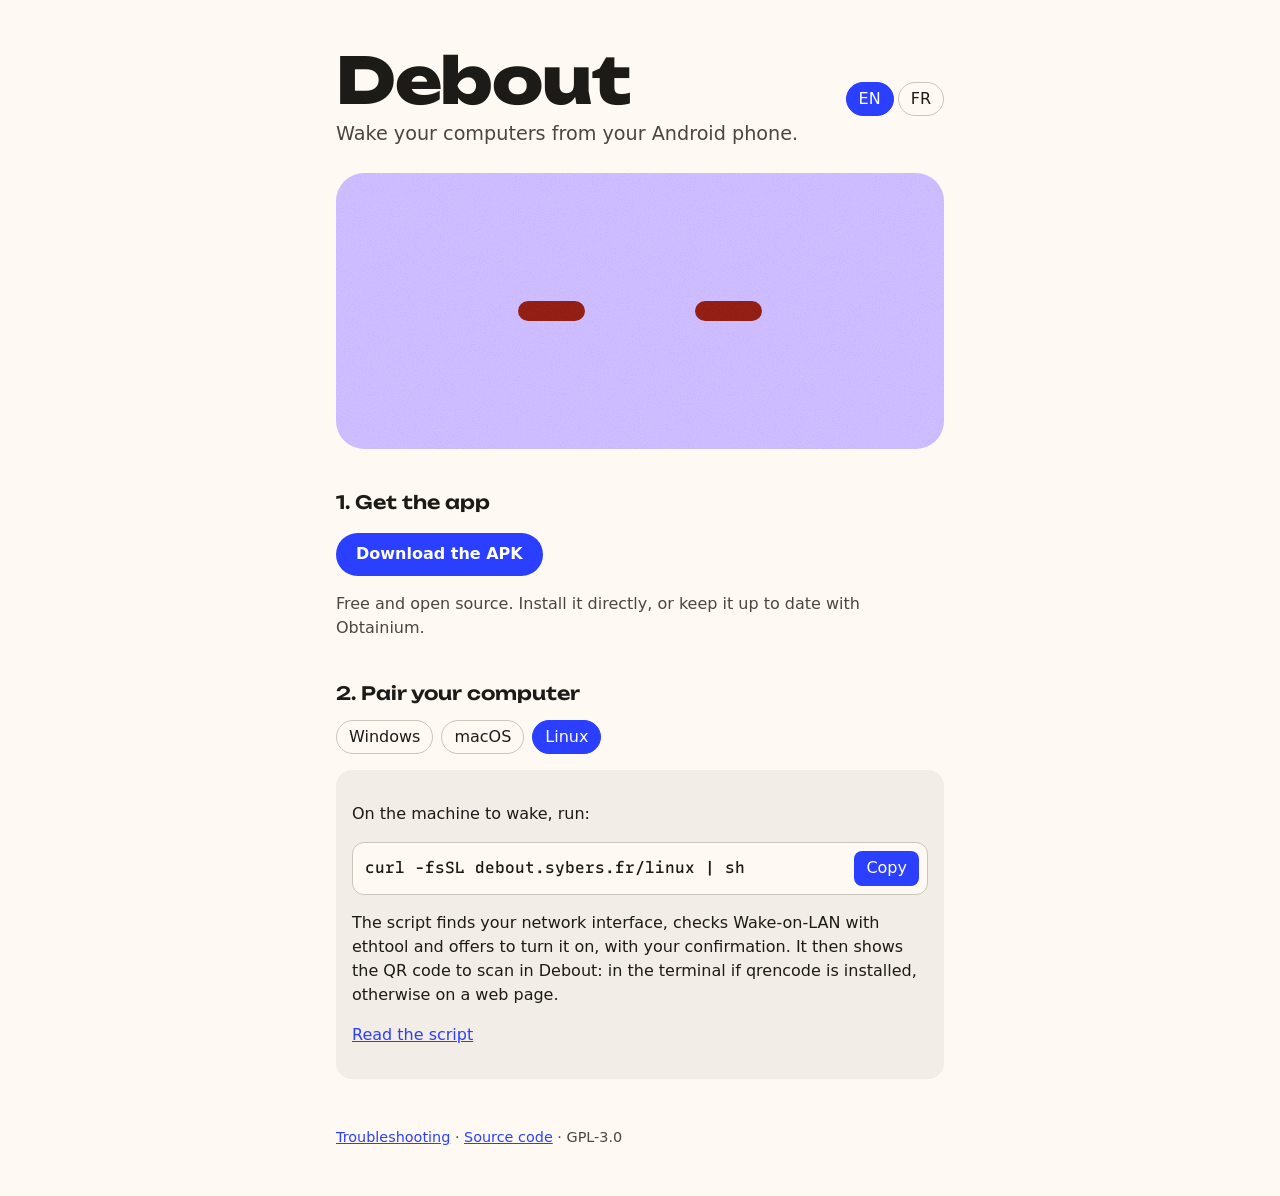
<file: web/index.html>
<!doctype html>
<html lang="en">
<head>
  <meta charset="utf-8">
  <meta name="viewport" content="width=device-width, initial-scale=1">
  <title>Debout</title>
  <meta name="description" content="Wake your computers from your Android phone.">
  <link rel="icon" href="favicon.svg" type="image/svg+xml">
  <link rel="stylesheet" href="site.css">
</head>
<body>
  <main>
    <header>
      <h1>Debout</h1>
      <div class="languages">
        <button type="button" data-lang="en">EN</button>
        <button type="button" data-lang="fr">FR</button>
      </div>
    </header>
    <p class="tagline" data-i18n="tagline">Wake your computers from your Android phone.</p>
    <div class="face wakes hero-face" aria-hidden="true"><span class="eye"></span><span class="eye"></span></div>

    <h2 data-i18n="appTitle">1. Get the app</h2>
    <p><a class="button" href="https://github.com/sybers/debout/releases/latest" data-i18n="download">Download the APK</a></p>
    <p class="muted" data-i18n="obtainium">Free and open source. Install it directly, or keep it up to date with Obtainium.</p>

    <h2 data-i18n="pairTitle">2. Pair your computer</h2>
    <div class="tabs" role="tablist">
      <button type="button" role="tab" id="tab-windows" aria-controls="os-windows" data-os="windows">Windows</button>
      <button type="button" role="tab" id="tab-macos" aria-controls="os-macos" data-os="macos">macOS</button>
      <button type="button" role="tab" id="tab-linux" aria-controls="os-linux" data-os="linux">Linux</button>
    </div>

    <section class="panel" role="tabpanel" id="os-windows" aria-labelledby="tab-windows">
      <p data-i18n="windowsRun">On the PC to wake, open PowerShell and run:</p>
      <div class="command">
        <code id="windows-command">irm debout.sybers.fr/win | iex</code>
        <button type="button" data-copy="windows-command" data-i18n="copy">Copy</button>
      </div>
      <p data-i18n="windowsWhat">The script finds your network adapter, checks Wake-on-LAN and offers to fix what it can, with your confirmation. It then opens a page with a QR code: in Debout, tap “Scan a QR code”.</p>
      <p><a href="https://github.com/sybers/debout/blob/main/scripts/windows/pair.ps1" data-i18n="readScript">Read the script</a></p>
    </section>

    <section class="panel" role="tabpanel" id="os-macos" aria-labelledby="tab-macos" hidden>
      <p data-i18n="macosRun">On the Mac to wake, open Terminal and run:</p>
      <div class="command">
        <code id="macos-command">curl -fsSL debout.sybers.fr/mac | sh</code>
        <button type="button" data-copy="macos-command" data-i18n="copy">Copy</button>
      </div>
      <p data-i18n="macosWhat">The script finds your network interface, checks “Wake for network access” and offers to turn it on, with your confirmation. It then opens a page with a QR code: in Debout, tap “Scan a QR code”.</p>
      <p class="muted" data-i18n="macosNote">A Mac wakes from sleep, not from a full shutdown, and waking is not always reliable on a Mac.</p>
      <p><a href="https://github.com/sybers/debout/blob/main/scripts/macos/pair.sh" data-i18n="readScript">Read the script</a></p>
    </section>

    <section class="panel" role="tabpanel" id="os-linux" aria-labelledby="tab-linux" hidden>
      <p data-i18n="linuxRun">On the machine to wake, run:</p>
      <div class="command">
        <code id="linux-command">curl -fsSL debout.sybers.fr/linux | sh</code>
        <button type="button" data-copy="linux-command" data-i18n="copy">Copy</button>
      </div>
      <p data-i18n="linuxWhat">The script finds your network interface, checks Wake-on-LAN with ethtool and offers to turn it on, with your confirmation. It then shows the QR code to scan in Debout: in the terminal if qrencode is installed, otherwise on a web page.</p>
      <p><a href="https://github.com/sybers/debout/blob/main/scripts/linux/pair.sh" data-i18n="readScript">Read the script</a></p>
    </section>

    <footer>
      <a href="help/" data-i18n="help">Troubleshooting</a> · <a href="https://github.com/sybers/debout" data-i18n="source">Source code</a> · GPL-3.0
    </footer>
  </main>

  <script>
    window.STRINGS = {
      en: {
        tagline: "Wake your computers from your Android phone.",
        appTitle: "1. Get the app",
        download: "Download the APK",
        obtainium: "Free and open source. Install it directly, or keep it up to date with Obtainium.",
        pairTitle: "2. Pair your computer",
        windowsRun: "On the PC to wake, open PowerShell and run:",
        copy: "Copy",
        copied: "Copied",
        windowsWhat: "The script finds your network adapter, checks Wake-on-LAN and offers to fix what it can, with your confirmation. It then opens a page with a QR code: in Debout, tap “Scan a QR code”.",
        readScript: "Read the script",
        macosRun: "On the Mac to wake, open Terminal and run:",
        macosWhat: "The script finds your network interface, checks “Wake for network access” and offers to turn it on, with your confirmation. It then opens a page with a QR code: in Debout, tap “Scan a QR code”.",
        macosNote: "A Mac wakes from sleep, not from a full shutdown, and waking is not always reliable on a Mac.",
        linuxRun: "On the machine to wake, run:",
        linuxWhat: "The script finds your network interface, checks Wake-on-LAN with ethtool and offers to turn it on, with your confirmation. It then shows the QR code to scan in Debout: in the terminal if qrencode is installed, otherwise on a web page.",
        help: "Troubleshooting",
        source: "Source code",
      },
      fr: {
        tagline: "Réveille tes ordinateurs depuis ton téléphone Android.",
        appTitle: "1. Installe l’app",
        download: "Télécharger l’APK",
        obtainium: "Libre et gratuite. Installe-la directement, ou garde-la à jour avec Obtainium.",
        pairTitle: "2. Appaire ton ordinateur",
        windowsRun: "Sur le PC à réveiller, ouvre PowerShell et lance :",
        copy: "Copier",
        copied: "Copié",
        windowsWhat: "Le script trouve ta carte réseau, vérifie le Wake-on-LAN et propose de corriger ce qu’il peut, avec ta confirmation. Il ouvre ensuite une page avec un QR code : dans Debout, touche « Scanner un QR code ».",
        readScript: "Lire le script",
        macosRun: "Sur le Mac à réveiller, ouvre le Terminal et lance :",
        macosWhat: "Le script trouve ton interface réseau, vérifie « Réveiller pour l’accès au réseau » et propose de l’activer, avec ta confirmation. Il ouvre ensuite une page avec un QR code : dans Debout, touche « Scanner un QR code ».",
        macosNote: "Un Mac se réveille depuis la veille, pas depuis un arrêt complet, et le réveil n’y est pas toujours fiable.",
        linuxRun: "Sur la machine à réveiller, lance :",
        linuxWhat: "Le script trouve ton interface réseau, vérifie le Wake-on-LAN avec ethtool et propose de l’activer, avec ta confirmation. Il affiche ensuite le QR code à scanner dans Debout : dans le terminal si qrencode est installé, sinon sur une page web.",
        help: "Dépannage",
        source: "Code source",
      },
    };
  </script>
  <script src="i18n.js"></script>
  <script>
    (function () {
      const tabs = document.querySelectorAll("[data-os]");

      function select(os) {
        tabs.forEach((tab) => {
          const selected = tab.dataset.os === os;
          tab.setAttribute("aria-selected", String(selected));
          document.getElementById(tab.getAttribute("aria-controls")).hidden = !selected;
        });
      }

      function guessOs() {
        const platform = (navigator.userAgentData && navigator.userAgentData.platform) || navigator.userAgent;
        if (/mac/i.test(platform)) return "macos";
        if (/linux|x11/i.test(platform) && !/android/i.test(platform)) return "linux";
        return "windows";
      }

      tabs.forEach((tab) => tab.addEventListener("click", () => select(tab.dataset.os)));
      select(guessOs());

      document.querySelectorAll("[data-copy]").forEach((button) => {
        button.addEventListener("click", async () => {
          const text = document.getElementById(button.dataset.copy).textContent;
          try {
            await navigator.clipboard.writeText(text);
            button.textContent = window.currentStrings().copied;
            setTimeout(() => (button.textContent = window.currentStrings().copy), 2000);
          } catch (e) {
            window.getSelection().selectAllChildren(document.getElementById(button.dataset.copy));
          }
        });
      });
    })();
  </script>
</body>
</html>
</file>
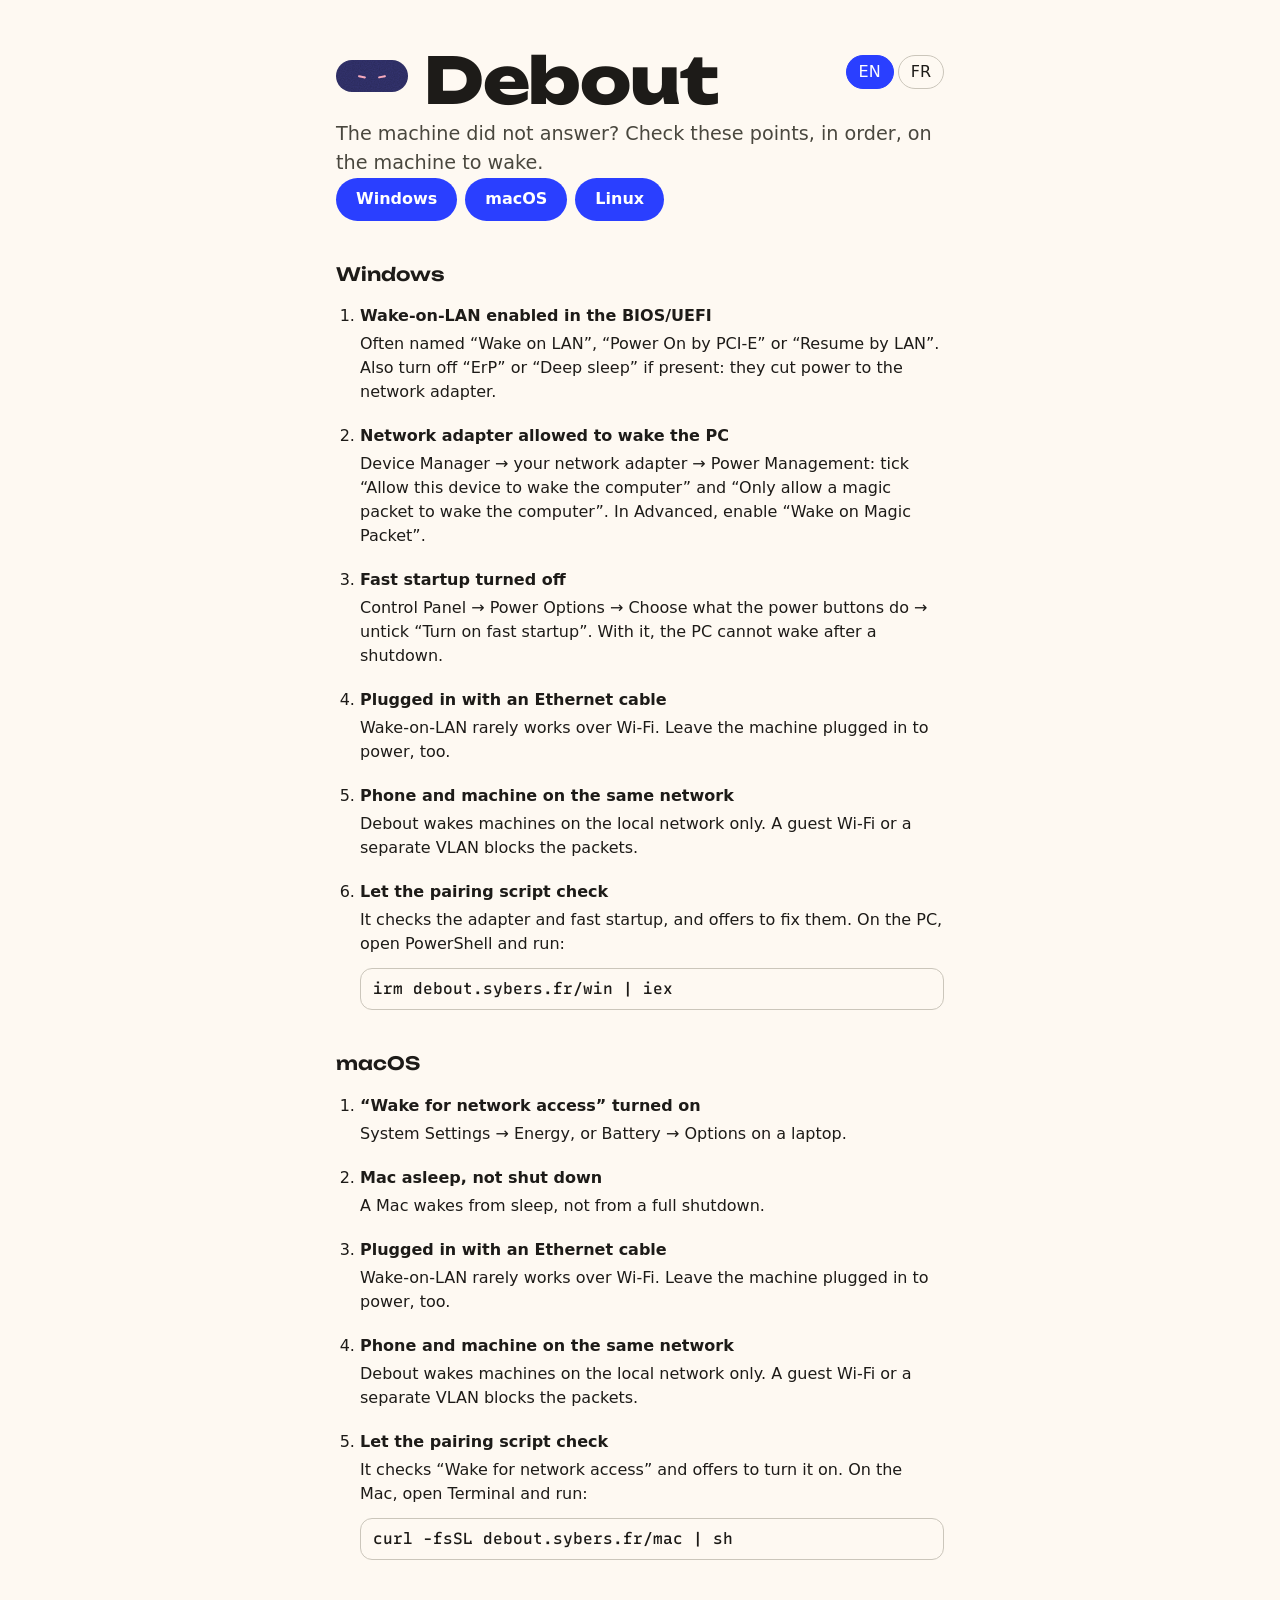
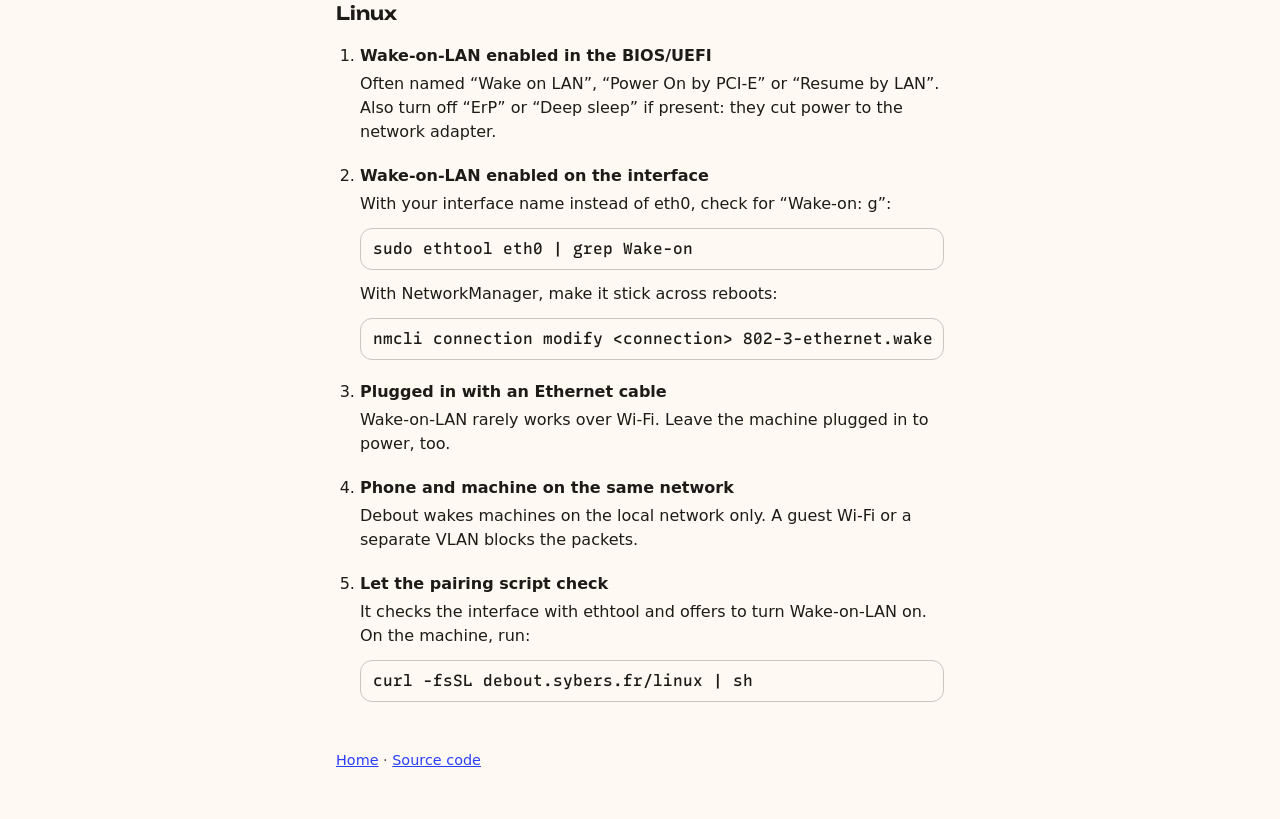
<file: web/help/index.html>
<!doctype html>
<html lang="en">
<head>
  <meta charset="utf-8">
  <meta name="viewport" content="width=device-width, initial-scale=1">
  <title>Debout: troubleshooting</title>
  <meta name="description" content="What to check when Debout cannot wake a computer.">
  <link rel="icon" href="../favicon.svg" type="image/svg+xml">
  <link rel="stylesheet" href="../site.css">
</head>
<body>
  <main>
    <header>
      <div class="brand"><div class="face small" data-state="silent" aria-hidden="true"><span class="eye"></span><span class="eye"></span></div><h1><a href="../">Debout</a></h1></div>
      <div class="languages">
        <button type="button" data-lang="en">EN</button>
        <button type="button" data-lang="fr">FR</button>
      </div>
    </header>
    <p class="tagline" data-i18n="intro">The machine did not answer? Check these points, in order, on the machine to wake.</p>
    <nav class="tabs">
      <a class="button" href="#windows">Windows</a>
      <a class="button" href="#macos">macOS</a>
      <a class="button" href="#linux">Linux</a>
    </nav>

    <section id="windows">
      <h2>Windows</h2>
      <ol class="checklist">
        <li><strong data-i18n="biosTitle"></strong><p data-i18n="biosDetail"></p></li>
        <li><strong data-i18n="winAdapterTitle"></strong><p data-i18n="winAdapterDetail"></p></li>
        <li><strong data-i18n="winFastStartupTitle"></strong><p data-i18n="winFastStartupDetail"></p></li>
        <li><strong data-i18n="ethernetTitle"></strong><p data-i18n="ethernetDetail"></p></li>
        <li><strong data-i18n="sameNetworkTitle"></strong><p data-i18n="sameNetworkDetail"></p></li>
        <li>
          <strong data-i18n="scriptTitle"></strong><p data-i18n="winScriptDetail"></p>
          <div class="command"><code>irm debout.sybers.fr/win | iex</code></div>
        </li>
      </ol>
    </section>

    <section id="macos">
      <h2>macOS</h2>
      <ol class="checklist">
        <li><strong data-i18n="macNetworkTitle"></strong><p data-i18n="macNetworkDetail"></p></li>
        <li><strong data-i18n="macSleepTitle"></strong><p data-i18n="macSleepDetail"></p></li>
        <li><strong data-i18n="ethernetTitle"></strong><p data-i18n="ethernetDetail"></p></li>
        <li><strong data-i18n="sameNetworkTitle"></strong><p data-i18n="sameNetworkDetail"></p></li>
        <li>
          <strong data-i18n="scriptTitle"></strong><p data-i18n="macScriptDetail"></p>
          <div class="command"><code>curl -fsSL debout.sybers.fr/mac | sh</code></div>
        </li>
      </ol>
    </section>

    <section id="linux">
      <h2>Linux</h2>
      <ol class="checklist">
        <li><strong data-i18n="biosTitle"></strong><p data-i18n="biosDetail"></p></li>
        <li>
          <strong data-i18n="linuxInterfaceTitle"></strong><p data-i18n="linuxInterfaceDetail"></p>
          <div class="command"><code>sudo ethtool eth0 | grep Wake-on</code></div>
          <p data-i18n="linuxPersist"></p>
          <div class="command"><code>nmcli connection modify &lt;connection&gt; 802-3-ethernet.wake-on-lan magic</code></div>
        </li>
        <li><strong data-i18n="ethernetTitle"></strong><p data-i18n="ethernetDetail"></p></li>
        <li><strong data-i18n="sameNetworkTitle"></strong><p data-i18n="sameNetworkDetail"></p></li>
        <li>
          <strong data-i18n="scriptTitle"></strong><p data-i18n="linuxScriptDetail"></p>
          <div class="command"><code>curl -fsSL debout.sybers.fr/linux | sh</code></div>
        </li>
      </ol>
    </section>

    <footer>
      <a href="../" data-i18n="home">Home</a> · <a href="https://github.com/sybers/debout" data-i18n="source">Source code</a>
    </footer>
  </main>

  <script>
    window.STRINGS = {
      en: {
        title: "Debout: troubleshooting",
        intro: "The machine did not answer? Check these points, in order, on the machine to wake.",
        biosTitle: "Wake-on-LAN enabled in the BIOS/UEFI",
        biosDetail: "Often named “Wake on LAN”, “Power On by PCI-E” or “Resume by LAN”. Also turn off “ErP” or “Deep sleep” if present: they cut power to the network adapter.",
        winAdapterTitle: "Network adapter allowed to wake the PC",
        winAdapterDetail: "Device Manager → your network adapter → Power Management: tick “Allow this device to wake the computer” and “Only allow a magic packet to wake the computer”. In Advanced, enable “Wake on Magic Packet”.",
        winFastStartupTitle: "Fast startup turned off",
        winFastStartupDetail: "Control Panel → Power Options → Choose what the power buttons do → untick “Turn on fast startup”. With it, the PC cannot wake after a shutdown.",
        scriptTitle: "Let the pairing script check",
        winScriptDetail: "It checks the adapter and fast startup, and offers to fix them. On the PC, open PowerShell and run:",
        macScriptDetail: "It checks “Wake for network access” and offers to turn it on. On the Mac, open Terminal and run:",
        linuxScriptDetail: "It checks the interface with ethtool and offers to turn Wake-on-LAN on. On the machine, run:",
        macNetworkTitle: "“Wake for network access” turned on",
        macNetworkDetail: "System Settings → Energy, or Battery → Options on a laptop.",
        macSleepTitle: "Mac asleep, not shut down",
        macSleepDetail: "A Mac wakes from sleep, not from a full shutdown.",
        linuxInterfaceTitle: "Wake-on-LAN enabled on the interface",
        linuxInterfaceDetail: "With your interface name instead of eth0, check for “Wake-on: g”:",
        linuxPersist: "With NetworkManager, make it stick across reboots:",
        ethernetTitle: "Plugged in with an Ethernet cable",
        ethernetDetail: "Wake-on-LAN rarely works over Wi-Fi. Leave the machine plugged in to power, too.",
        sameNetworkTitle: "Phone and machine on the same network",
        sameNetworkDetail: "Debout wakes machines on the local network only. A guest Wi-Fi or a separate VLAN blocks the packets.",
        home: "Home",
        source: "Source code",
      },
      fr: {
        title: "Debout : dépannage",
        intro: "La machine n’a pas répondu ? Vérifie ces points, dans l’ordre, sur la machine à réveiller.",
        biosTitle: "Wake-on-LAN activé dans le BIOS/UEFI",
        biosDetail: "Souvent appelé « Wake on LAN », « Power On by PCI-E » ou « Resume by LAN ». Désactive aussi « ErP » ou « Deep sleep » s’ils existent : ils coupent l’alimentation de la carte réseau.",
        winAdapterTitle: "Carte réseau autorisée à réveiller le PC",
        winAdapterDetail: "Gestionnaire de périphériques → ta carte réseau → Gestion de l’alimentation : coche « Autoriser ce périphérique à sortir l’ordinateur du mode veille » et « Autoriser uniquement un paquet magique à sortir l’ordinateur du mode veille ». Dans Avancé, active « Wake on Magic Packet ».",
        winFastStartupTitle: "Démarrage rapide désactivé",
        winFastStartupDetail: "Panneau de configuration → Options d’alimentation → Choisir l’action des boutons d’alimentation → décoche « Activer le démarrage rapide ». Sinon, le PC ne peut pas se réveiller après un arrêt.",
        scriptTitle: "Laisse le script d’appairage vérifier",
        winScriptDetail: "Il vérifie la carte réseau et le démarrage rapide, et propose de les corriger. Sur le PC, ouvre PowerShell et lance :",
        macScriptDetail: "Il vérifie « Réveiller pour l’accès au réseau » et propose de l’activer. Sur le Mac, ouvre le Terminal et lance :",
        linuxScriptDetail: "Il vérifie l’interface avec ethtool et propose d’activer le Wake-on-LAN. Sur la machine, lance :",
        macNetworkTitle: "« Réveiller pour l’accès au réseau » activé",
        macNetworkDetail: "Réglages Système → Énergie, ou Batterie → Options sur un portable.",
        macSleepTitle: "Mac en veille, pas éteint",
        macSleepDetail: "Un Mac se réveille depuis la veille, pas depuis un arrêt complet.",
        linuxInterfaceTitle: "Wake-on-LAN activé sur l’interface",
        linuxInterfaceDetail: "Avec le nom de ton interface à la place de eth0, cherche « Wake-on: g » :",
        linuxPersist: "Avec NetworkManager, rends-le permanent après un redémarrage :",
        ethernetTitle: "Branchée en Ethernet",
        ethernetDetail: "Le Wake-on-LAN marche rarement en Wi-Fi. Laisse aussi la machine branchée sur le secteur.",
        sameNetworkTitle: "Téléphone et machine sur le même réseau",
        sameNetworkDetail: "Debout réveille les machines du réseau local uniquement. Un Wi-Fi invité ou un VLAN séparé bloque les paquets.",
        home: "Accueil",
        source: "Code source",
      },
    };
  </script>
  <script src="../i18n.js"></script>
</body>
</html>
</file>
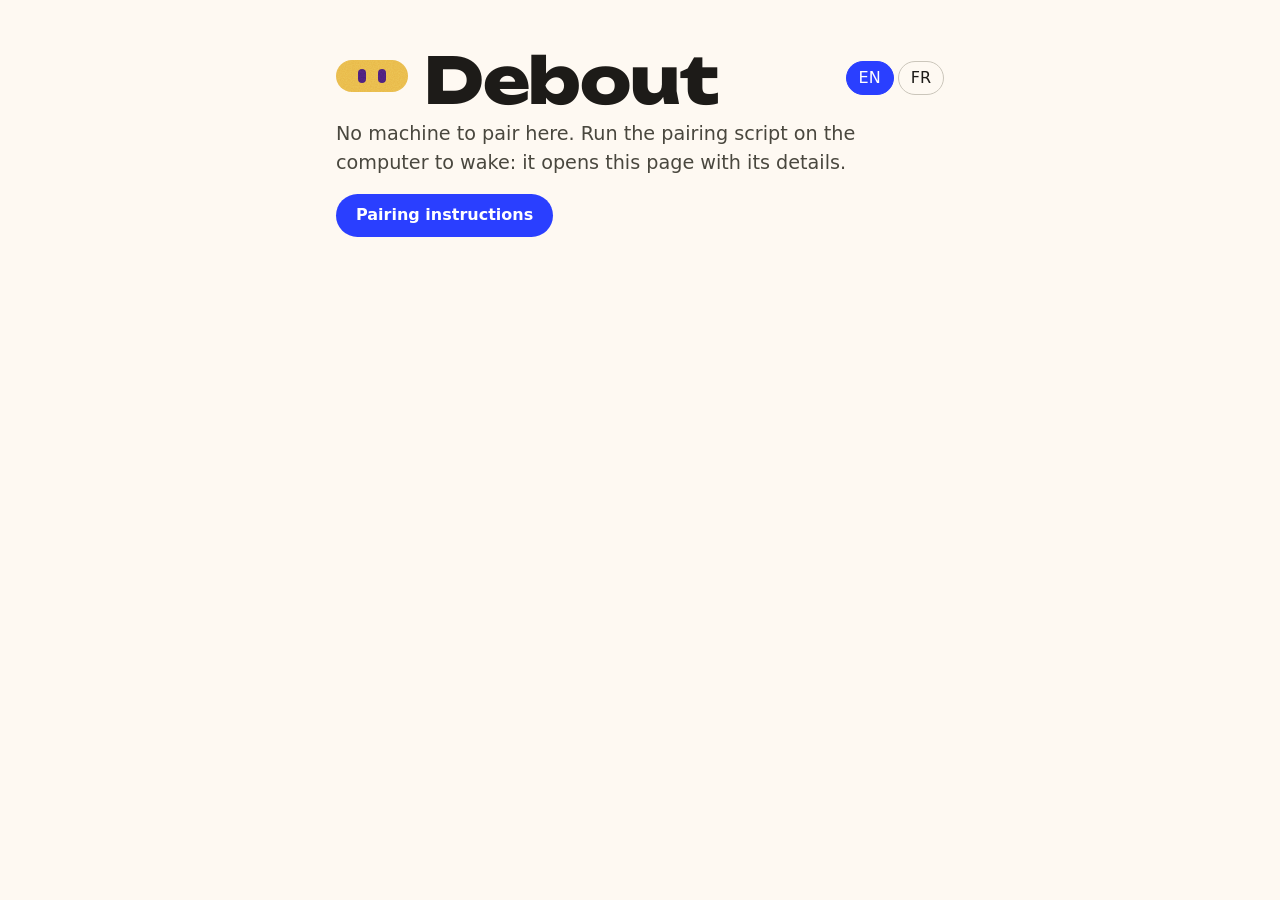
<file: web/pair/index.html>
<!doctype html>
<html lang="en">
<head>
  <meta charset="utf-8">
  <meta name="viewport" content="width=device-width, initial-scale=1">
  <title>Debout: pair</title>
  <meta name="robots" content="noindex">
  <link rel="icon" href="../favicon.svg" type="image/svg+xml">
  <link rel="stylesheet" href="../site.css">
</head>
<body>
  <main>
    <header>
      <div class="brand"><div class="face small" data-state="awake" aria-hidden="true"><span class="eye"></span><span class="eye"></span></div><h1>Debout</h1></div>
      <div class="languages">
        <button type="button" data-lang="en">EN</button>
        <button type="button" data-lang="fr">FR</button>
      </div>
    </header>

    <section id="paired" hidden>
      <p class="tagline" data-i18n="scan">In Debout, tap “Scan a QR code” and point your phone at this code.</p>
      <div class="qr" id="qr"></div>
      <dl class="machine">
        <dt data-i18n="name">Name</dt><dd id="machine-name"></dd>
        <dt data-i18n="mac">MAC</dt><dd id="machine-mac"></dd>
        <dt data-i18n="ip">IP</dt><dd id="machine-ip"></dd>
      </dl>
      <p class="muted" data-i18n="private">These details stay in your browser: they are never sent to the server.</p>
    </section>

    <section id="empty" hidden>
      <p class="tagline" data-i18n="empty">No machine to pair here. Run the pairing script on the computer to wake: it opens this page with its details.</p>
      <p><a class="button" href="../" data-i18n="home">Pairing instructions</a></p>
    </section>
  </main>

  <script>
    window.STRINGS = {
      en: {
        title: "Debout: pair",
        scan: "In Debout, tap “Scan a QR code” and point your phone at this code.",
        name: "Name",
        mac: "MAC",
        ip: "IP",
        private: "These details stay in your browser: they are never sent to the server.",
        empty: "No machine to pair here. Run the pairing script on the computer to wake: it opens this page with its details.",
        home: "Pairing instructions",
        qrLabel: "Pairing QR code for %s",
      },
      fr: {
        title: "Debout : appairage",
        scan: "Dans Debout, touche « Scanner un QR code » et vise ce code avec ton téléphone.",
        name: "Nom",
        mac: "MAC",
        ip: "IP",
        private: "Ces informations restent dans ton navigateur : elles ne sont jamais envoyées au serveur.",
        empty: "Aucune machine à appairer ici. Lance le script d’appairage sur l’ordinateur à réveiller : il ouvre cette page avec ses informations.",
        home: "Instructions d’appairage",
        qrLabel: "QR code d’appairage de %s",
      },
    };
  </script>
  <script src="../i18n.js"></script>
  <script src="../vendor/qrcode-generator-2.0.4.js"></script>
  <script>
    (function () {
      // The fragment is the payload without its scheme: v1?mac=…&ip=…&name=…&os=…
      const fragment = location.hash.slice(1);
      const match = /^v(\d+)\?(.*)$/.exec(fragment);
      const params = match ? new URLSearchParams(match[2]) : null;

      if (!params || !params.get("mac")) {
        document.getElementById("empty").hidden = false;
        return;
      }

      const payload = "debout://" + fragment;
      const name = params.get("name") || "";
      document.getElementById("machine-name").textContent = name;
      document.getElementById("machine-mac").textContent = params.get("mac");
      document.getElementById("machine-ip").textContent = params.get("ip") || "—";

      const qr = qrcode(0, "M");
      qr.addData(payload, "Byte");
      qr.make();
      const count = qr.getModuleCount();
      const quietZone = 4;
      let path = "";
      for (let row = 0; row < count; row++) {
        for (let col = 0; col < count; col++) {
          if (qr.isDark(row, col)) path += "M" + (col + quietZone) + " " + (row + quietZone) + "h1v1h-1z";
        }
      }
      const size = count + 2 * quietZone;
      const svg = document.createElementNS("http://www.w3.org/2000/svg", "svg");
      svg.setAttribute("viewBox", "0 0 " + size + " " + size);
      svg.setAttribute("shape-rendering", "crispEdges");
      svg.setAttribute("role", "img");
      const shape = document.createElementNS("http://www.w3.org/2000/svg", "path");
      shape.setAttribute("d", path);
      shape.setAttribute("fill", "#000000");
      svg.appendChild(shape);
      document.getElementById("qr").appendChild(svg);

      function label() {
        svg.setAttribute("aria-label", window.currentStrings().qrLabel.replace("%s", name));
      }
      label();
      document.addEventListener("languagechange", label);
      document.getElementById("paired").hidden = false;
    })();
  </script>
</body>
</html>
</file>
<file: web/site.css>
/* Same palette as the app: a Material 3 scheme from ultramarine on greige, plus the hero view's color-block pairs. */
@font-face {
  font-family: "Unbounded";
  src: url("fonts/unbounded-latin.woff2") format("woff2");
  font-weight: 200 900;
  font-display: swap;
}

@font-face {
  font-family: "Recursive Mono";
  src: url("fonts/recursive-mono-latin.woff2") format("woff2");
  font-weight: 500;
  font-display: swap;
}

:root {
  --bg: #fef9f2;
  --surface: #f2ede6;
  --fg: #1d1b18;
  --muted: #49473e;
  --accent: #2a3fff;
  --on-accent: #ffffff;
  --border: #cbc6bb;
  --radius: 16px;
  --display: "Unbounded", system-ui, sans-serif;
  --mono: "Recursive Mono", ui-monospace, "Cascadia Mono", Consolas, monospace;
  --asleep-bg: #c9b6ff;
  --asleep-ink: #8a1c12;
  --awake-bg: #e9b949;
  --awake-ink: #4b1f78;
  --silent-bg: #2b2b5e;
  --silent-ink: #f5a3b8;
  --grain: url("data:image/svg+xml,%3Csvg xmlns='http://www.w3.org/2000/svg' width='180' height='180'%3E%3Cfilter id='n'%3E%3CfeTurbulence type='fractalNoise' baseFrequency='0.85' numOctaves='2' stitchTiles='stitch'/%3E%3CfeColorMatrix values='0 0 0 0 0.5 0 0 0 0 0.5 0 0 0 0 0.5 0 0 0 1.6 -0.3'/%3E%3C/filter%3E%3Crect width='100%25' height='100%25' filter='url(%23n)'/%3E%3C/svg%3E");
  color-scheme: light dark;
}

@media (prefers-color-scheme: dark) {
  :root {
    --bg: #141310;
    --surface: #211f1b;
    --fg: #e7e2db;
    --muted: #cbc6bb;
    --accent: #bdc2ff;
    --on-accent: #0013a0;
    --border: #49473e;
  }
}

* {
  box-sizing: border-box;
}

body {
  margin: 0;
  background: var(--bg);
  color: var(--fg);
  font-family: system-ui, -apple-system, "Segoe UI", Roboto, sans-serif;
  line-height: 1.5;
}

main {
  max-width: 40rem;
  margin: 0 auto;
  padding: 2rem 1rem 3rem;
}

header {
  display: flex;
  align-items: baseline;
  justify-content: space-between;
  gap: 1rem;
}

h1 {
  font-family: var(--display);
  font-weight: 800;
  font-size: clamp(2.5rem, 10vw, 4rem);
  letter-spacing: -0.02em;
  line-height: 1;
  margin: 1rem 0 0.5rem;
}

h2 {
  font-family: var(--display);
  font-weight: 600;
  font-size: 1.15rem;
  margin: 2.5rem 0 0.75rem;
}

a {
  color: var(--accent);
}

h1 a {
  color: inherit;
  text-decoration: none;
}

.checklist {
  padding-left: 1.5rem;
}

.checklist li {
  margin-bottom: 1.25rem;
}

.checklist p {
  margin: 0.25rem 0;
}

section[id] {
  scroll-margin-top: 1rem;
}

.brand {
  display: flex;
  align-items: center;
  gap: 1rem;
}

.hero-face {
  margin: 1.5rem 0 0.5rem;
}

.tagline {
  font-size: 1.2rem;
  color: var(--muted);
  margin: 0;
}

.muted {
  color: var(--muted);
}

.languages {
  display: flex;
  gap: 0.25rem;
}

.languages button,
.tabs button {
  font: inherit;
  color: var(--fg);
  background: none;
  border: 1px solid var(--border);
  border-radius: 999px;
  padding: 0.25rem 0.75rem;
  cursor: pointer;
}

.languages button[aria-pressed="true"],
.tabs button[aria-selected="true"] {
  background: var(--accent);
  border-color: var(--accent);
  color: var(--on-accent);
}

.button {
  display: inline-block;
  background: var(--accent);
  color: var(--on-accent);
  border-radius: 999px;
  padding: 0.6rem 1.25rem;
  text-decoration: none;
  font-weight: 600;
}

.tabs {
  display: flex;
  gap: 0.5rem;
  margin-bottom: 1rem;
}

.panel {
  background: var(--surface);
  border-radius: var(--radius);
  padding: 1rem;
}

.command {
  display: flex;
  align-items: center;
  gap: 0.5rem;
  background: var(--bg);
  border: 1px solid var(--border);
  border-radius: 12px;
  padding: 0.5rem 0.5rem 0.5rem 0.75rem;
  margin: 0.75rem 0;
}

.command code {
  font-family: var(--mono);
  flex: 1;
  overflow-x: auto;
  white-space: nowrap;
  font-size: 1rem;
}

.command button {
  font: inherit;
  border: none;
  border-radius: 8px;
  padding: 0.35rem 0.75rem;
  background: var(--accent);
  color: var(--on-accent);
  cursor: pointer;
}

.qr {
  background: #ffffff;
  border-radius: var(--radius);
  padding: 1rem;
  width: min(100%, 22rem);
  margin: 1.5rem auto;
}

.qr svg {
  display: block;
  width: 100%;
  height: auto;
}

dl.machine {
  display: grid;
  grid-template-columns: auto 1fr;
  gap: 0.25rem 1rem;
  width: fit-content;
  margin: 0 auto;
}

dl.machine dt {
  color: var(--muted);
}

dl.machine dd {
  margin: 0;
  font-family: var(--mono);
}

footer {
  margin-top: 3rem;
  color: var(--muted);
  font-size: 0.9rem;
}

/* The character: two pill eyes on a color block, with grain. */
.face {
  --face-bg: var(--asleep-bg);
  --face-ink: var(--asleep-ink);
  position: relative;
  display: flex;
  justify-content: center;
  align-items: center;
  gap: 18%;
  aspect-ratio: 2.2;
  border-radius: 28px;
  background: var(--face-bg);
  overflow: hidden;
  transition: background-color 600ms ease;
}

.face::after {
  content: "";
  position: absolute;
  inset: 0;
  background-image: var(--grain);
  mix-blend-mode: overlay;
  opacity: 0.35;
  pointer-events: none;
}

.face .eye {
  width: 11%;
  height: 7%;
  border-radius: 999px;
  background: var(--face-ink);
  transition: height 380ms cubic-bezier(0.3, 1.4, 0.5, 1), background-color 600ms ease;
  animation: breathe 4.2s ease-in-out infinite;
}

.face[data-state="awake"],
.face.wakes:hover,
.face.wakes:focus-visible {
  --face-bg: var(--awake-bg);
  --face-ink: var(--awake-ink);
}

.face[data-state="awake"] .eye,
.face.wakes:hover .eye,
.face.wakes:focus-visible .eye {
  height: 42%;
  animation: blink 4.6s infinite;
}

.face[data-state="silent"] {
  --face-bg: var(--silent-bg);
  --face-ink: var(--silent-ink);
}

.face[data-state="silent"] .eye {
  height: 6%;
  animation: none;
  transform: translateY(40%) rotate(12deg);
}

.face[data-state="silent"] .eye + .eye {
  transform: translateY(40%) rotate(-12deg);
}

.face.small {
  width: 4.5rem;
  border-radius: 18px;
  flex: none;
}

@keyframes breathe {
  0%, 100% { transform: translateY(0); }
  50% { transform: translateY(-30%); }
}

@keyframes blink {
  0%, 94%, 100% { transform: scaleY(1); }
  96% { transform: scaleY(0.1); }
}

@media (prefers-reduced-motion: reduce) {
  .face .eye { animation: none; transition: none; }
}

[hidden] {
  display: none !important;
}
</file>
